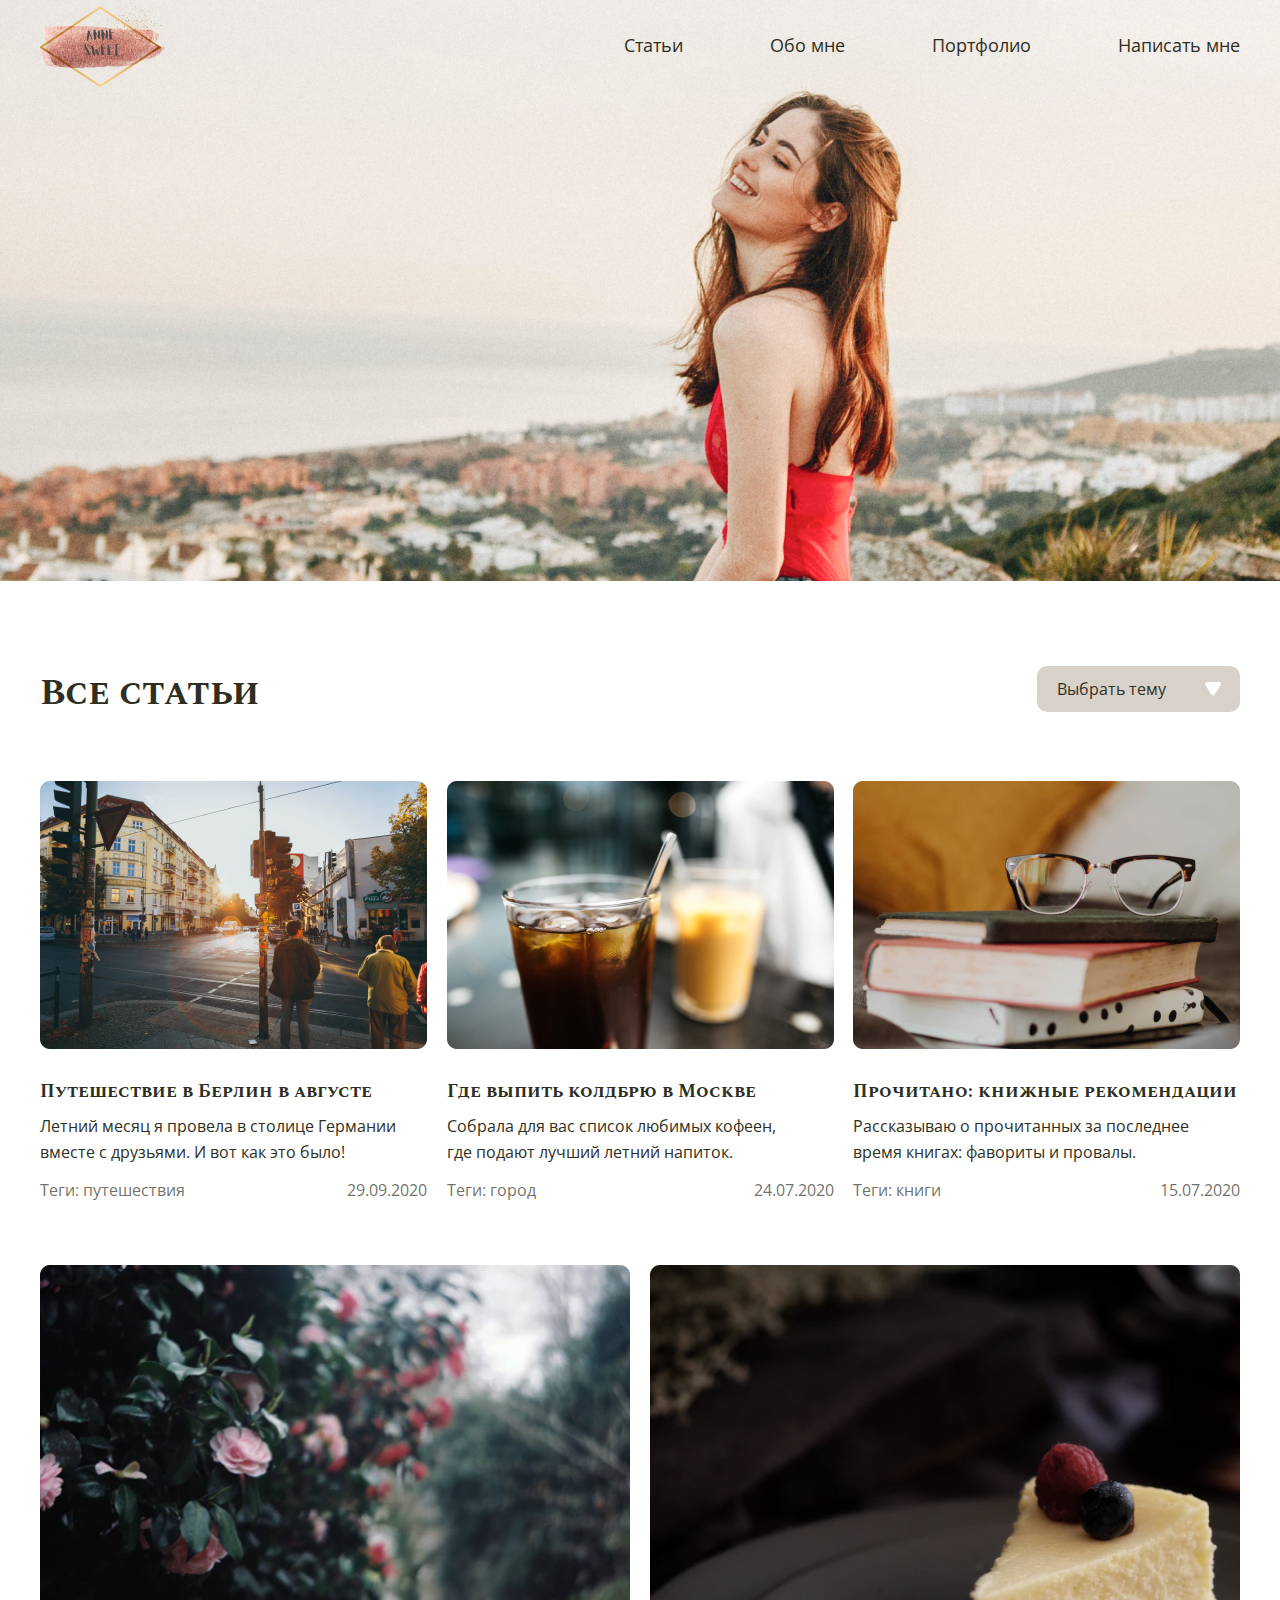
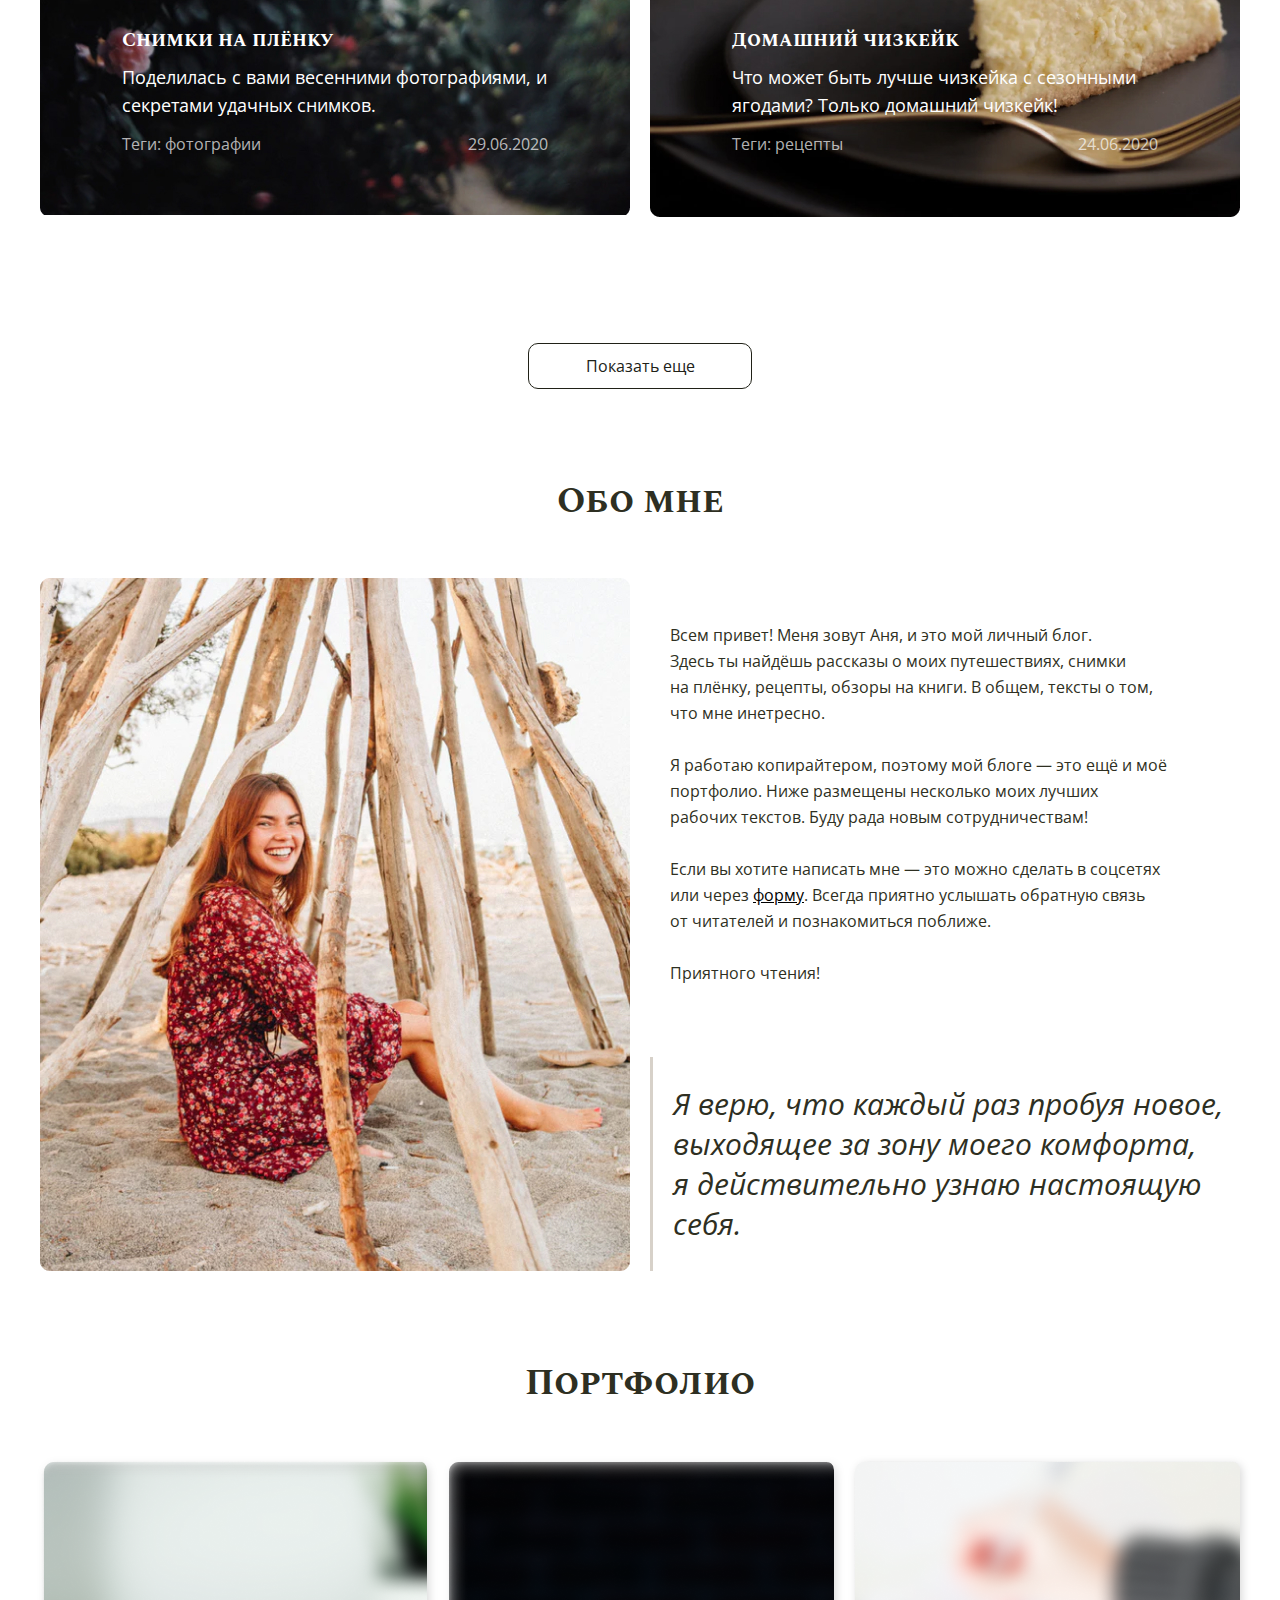
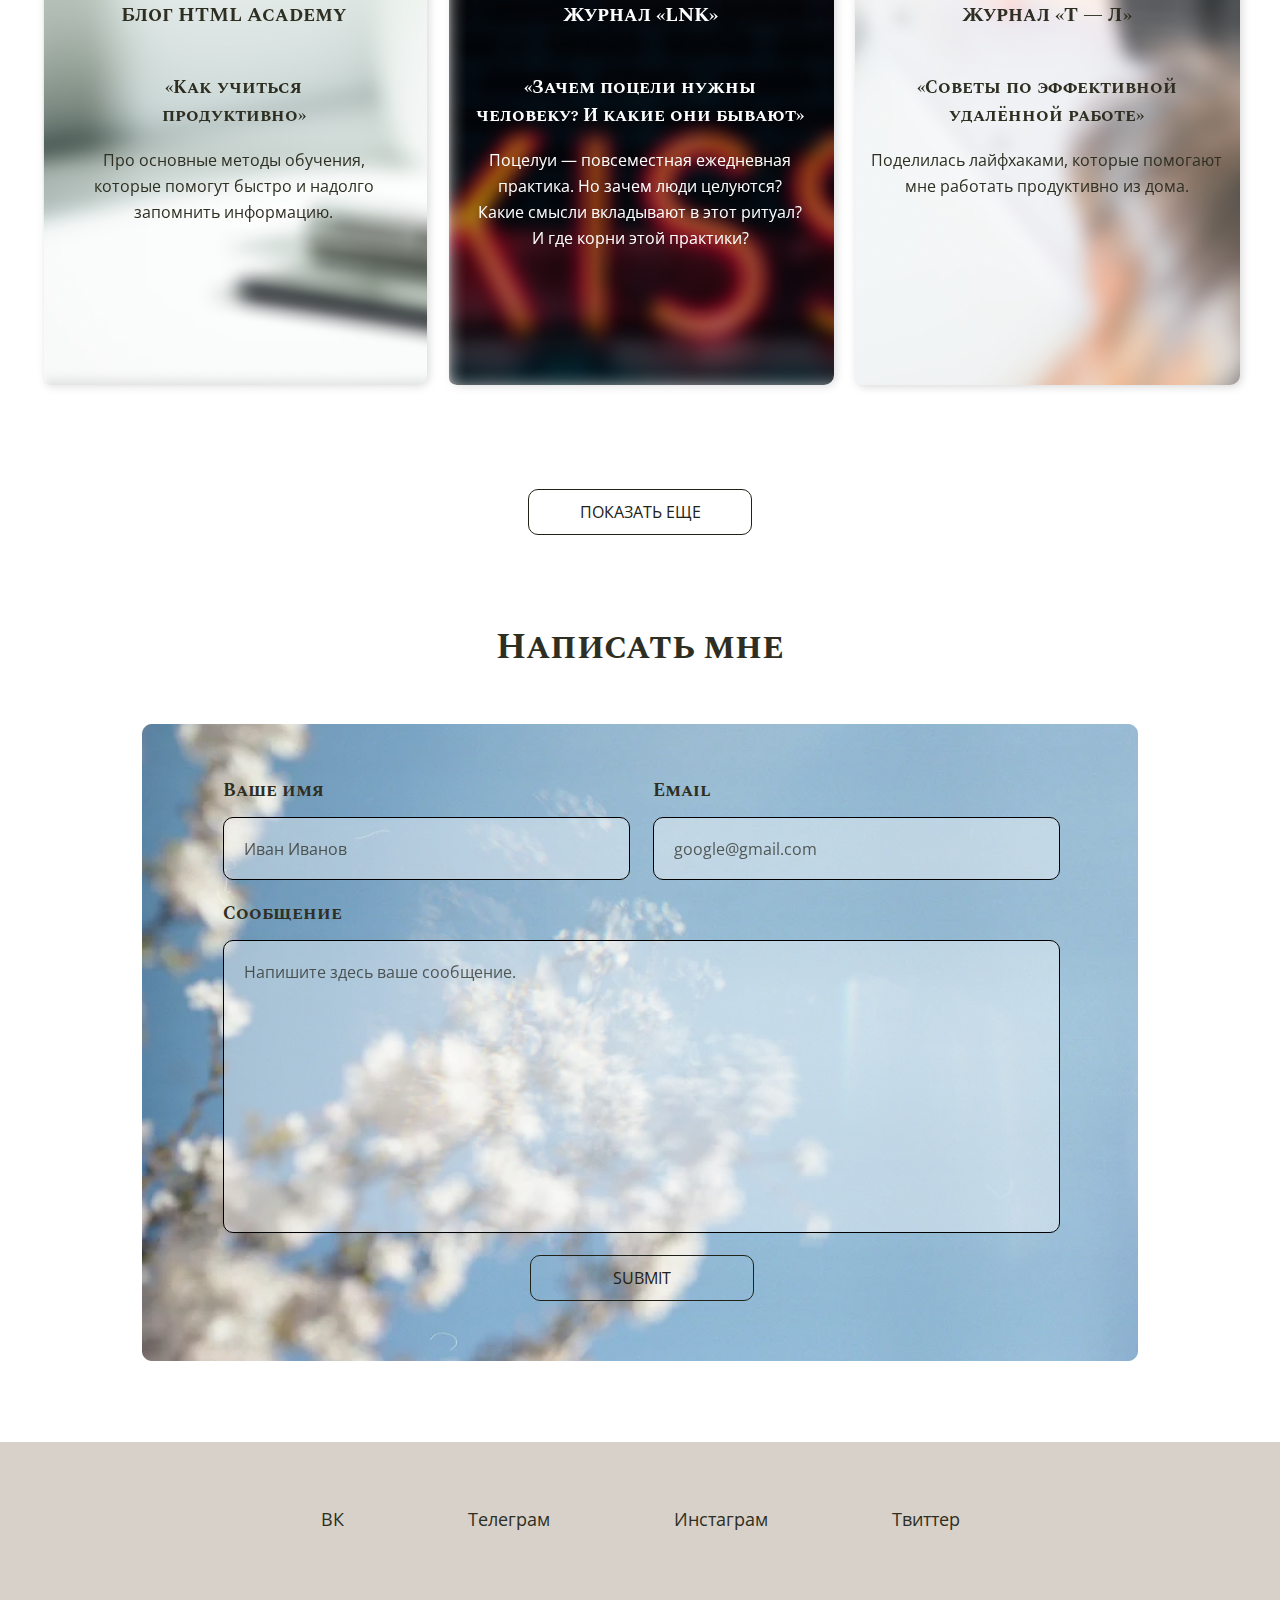
<file: index.html>
<!DOCTYPE html>
<html lang="ru">

<head>
    <meta charset="UTF-8">
<!--
    <meta name="keywords" content="важные, ключевые, слова">
    <meta name="description" content="краткое описание">
-->
    <meta name="viewport" content="width=device-width, initial-scale=1.0">
    <title>Blog-Zaverstai</title>
    <link rel="stylesheet" href="./styles/style.css">
</head>

<body>
    <header class="background-home">
        <div class="header-content flex-space-beetween container">
            <div class="logo">
                <img src="./images/logo.png" alt="логотип">
            </div>
                
            <nav class="main-menu">
                <ul>
                    <li><a href="#posts">Статьи</a></li>
                    <li><a href="#about-me">Обо мне</a></li>
                    <li><a href="#portfolio">Портфолио</a></li>
                    <li><a href="#write-me">Написать мне</a></li>
                </ul>
            </nav>
        </div>
    </header>

    <main class="container">

        <!-- Posts -->

        <section id="posts">
            <div class="flex-space-beetween">
                <h1>Все статьи</h1>
                <select name="topic">
                    <option selected disabled>Выбрать тему</option>
                    <option value="recipes">Рецепты</option>
                    <option value="photos">Фотографии</option>
                    <option value="books">Книги</option>
                    <option value="city">Город</option>
                    <option value="travels">Путешествия</option>
                    <option value="all-articles">Все статьи</option>
                </select>
            </div>
            
            <div class="posts-container flex-space-beetween">
            <a href="./pages/how-to-motivate-yourself.html">
                <figure class="small-article">
                    <img src="./images/travel-to-berlin-in-august.jpg" alt="фото к статье" />
                    <figcaption>
                        <h2>Путешествие в Берлин в августе</h2>
                        <p>Летний месяц я провела в столице Германии вместе с друзьями. И вот как это было!</p>
                        <div class="details flex-space-beetween">
                            <p>Теги: путешествия</p>
                            <time datetime="2020-09-29">29.09.2020</time>
                        </div>
                    </figcaption>
                </figure>
            </a>

            <a href="./pages/how-to-motivate-yourself.html">
                <figure class="small-article">
                    <img src="./images/cold-bru-in-moscow.jpg" alt="фото к статье" />
                    <figcaption>
                        <h2>Где выпить колдбрю в Москве</h2>
                        <p>Собрала для вас список любимых кофеен,<br> где подают лучший летний напиток.</p>
                        <div class="details flex-space-beetween">
                            <p>Теги: город</p>
                            <time datetime="2020-07-24">24.07.2020</time>
                        </div>
                    </figcaption>
                </figure>
            </a>

            <a href="./pages/how-to-motivate-yourself.html">
                <figure class="small-article">
                    <img src="./images/book-recommendations.jpg" alt="фото к статье" />
                    <figcaption>
                        <h2>Прочитано: книжные рекомендации</h2>
                        <p>Рассказываю о прочитанных за последнее время книгах: фавориты и провалы.</p>
                        <div class="details flex-space-beetween">
                            <p>Теги: книги</p>
                            <time datetime="2020-07-15">15.07.2020</time>
                        </div>
                    </figcaption>
                </figure>
            </a>

            <a href="./pages/how-to-motivate-yourself.html">
                <figure class="large-article">
                    <img src="./images/snapshoots-on-film.jpg" alt="фото к статье" />
                    <figcaption>
                        <h2>Снимки на плёнку</h2>
                        <p>Поделилась с вами весенними фотографиями, и секретами удачных снимков.</p>
                        <div class="details flex-space-beetween">  
                            <p>Теги: фотографии</p>
                            <time datetime="2020-06-29">29.06.2020</time>
                        </div>
                    </figcaption>
                </figure>
            </a>

            <a href="./pages/how-to-motivate-yourself.html">
                <figure class="large-article">
                    <img src="./images/homemade-cheesecake.jpg" alt="фото к статье" />
                    <figcaption>
                        <h2>Домашний чизкейк</h2>
                        <p>Что может быть лучше чизкейка с сезонными ягодами? Только домашний чизкейк!</p>
                        <div class="details flex-space-beetween">
                            <p>Теги: рецепты</p>
                            <time datetime="2020-06-24">24.06.2020</time>
                        </div>
                    </figcaption>
                </figure>
            </a>
        </div>

            <button>Показать еще</button>
        </section>

        <!-- About Me -->

        <article id="about-me">
            <h1>Обо мне</h1>
            <div class="about-me-content">
                <img src="./images/my-photo.jpg" alt="мое фото">
                <div class="about-me-description">
                    <p>Всем привет! Меня зовут Аня, и это мой личный блог. <br>
                       Здесь ты найдёшь рассказы о моих путешествиях, снимки <br>
                       на плёнку, рецепты, обзоры на книги. В общем, тексты о том, <br>
                       что мне инетресно.<br><br>

                       Я работаю копирайтером, поэтому мой блоге — это ещё и моё <br>
                       портфолио. Ниже размещены несколько моих лучших <br>
                       рабочих текстов. Буду рада новым сотрудничествам! <br><br>
                       
                       Если вы хотите написать мне — это можно сделать в соцсетях <br>
                       или через <a href="#write-me" style="color: #000000;">форму</a>. Всегда приятно услышать обратную связь <br>
                       от читателей и познакомиться поближе. <br><br>

                       Приятного чтения!
                    </p>

                    <blockquote>
                        Я верю, что каждый раз пробуя новое,<br>
                        выходящее за зону моего комфорта,<br>
                        я действительно узнаю настоящую<br>
                        себя. 
                    </blockquote>
                 </div>
            </div>
        </article>

        <!-- Portfolio -->

        <section id="portfolio">
            <h1>Портфолио</h1>
            <div class="projects flex-space-beetween">
                <a href="#">
                    <div class="bg1-project">
                        <h2>Блог HTML Academy</h2>
                        <h3>«Как учиться продуктивно»</h3>
                        <p>Про основные методы обучения, которые помогут быстро и надолго запомнить информацию.</p>
                    </div>
                </a>

                <a href="#">
                    <div class="bg2-project">
                        <h2>Журнал «LNK»</h2>
                        <h3>«Зачем поцели нужны человеку? И какие они бывают»</h3>
                        <p>Поцелуи — повсеместная ежедневная практика. Но зачем люди целуются?<br>Какие смысли вкладывают в этот ритуал? И где корни этой практики?</p>
                    </div>
                </a>

                <a href="#">
                    <div class="bg3-project">
                        <h2>Журнал «Т — Л»</h2>
                        <h3>«Советы по эффективной удалённой работе»</h3>
                        <p>Поделилась лайфхаками, которые помогают
                        мне работать продуктивно из дома.</p>
                    </div>
                 </a>
            </div>

            <button class="uppercase">Показать еще</button>
        </section>

        <!-- Write Me -->

        <section id="write-me">
            <h1>Написать мне</h1>
            <form class="write-me" action="#" method="post">
                <div class="flex-space-beetween">
                <div class="half-width"> 
                    <label for="username-id">Ваше имя</label>
                    <input type="text" id="username-id" name="name" placeholder="Иван Иванов" autocomplete="on" required>
                </div>
               
                <div class="half-width">
                    <label for="user-email-id">Email</label>
                    <input type="email" id="user-email-id" name="email" placeholder="google@gmail.com" autocomplete="on" required>
                </div>
                </div>

                <div>
                    <label for="user-message-id">Сообщение</label>
                    <textarea id="user-message-id" class="message-field message-area" name="message" placeholder="Напишите здесь ваше сообщение." required></textarea>
                </div>

                <input class="submit-button uppercase" type="submit">
            </form>
        </section>
    </main>

    <footer class="home-footer-color">
        <ul>
            <li><a href="#">ВК</a></li>
            <li><a href="#">Телеграм</a></li>
            <li><a href="#">Инстаграм</a></li>
            <li><a href="#">Твиттер</a></li>
        </ul>
    </footer>

    <script src="./scripts/oninput.js"></script>
</body>

</html>
</file>
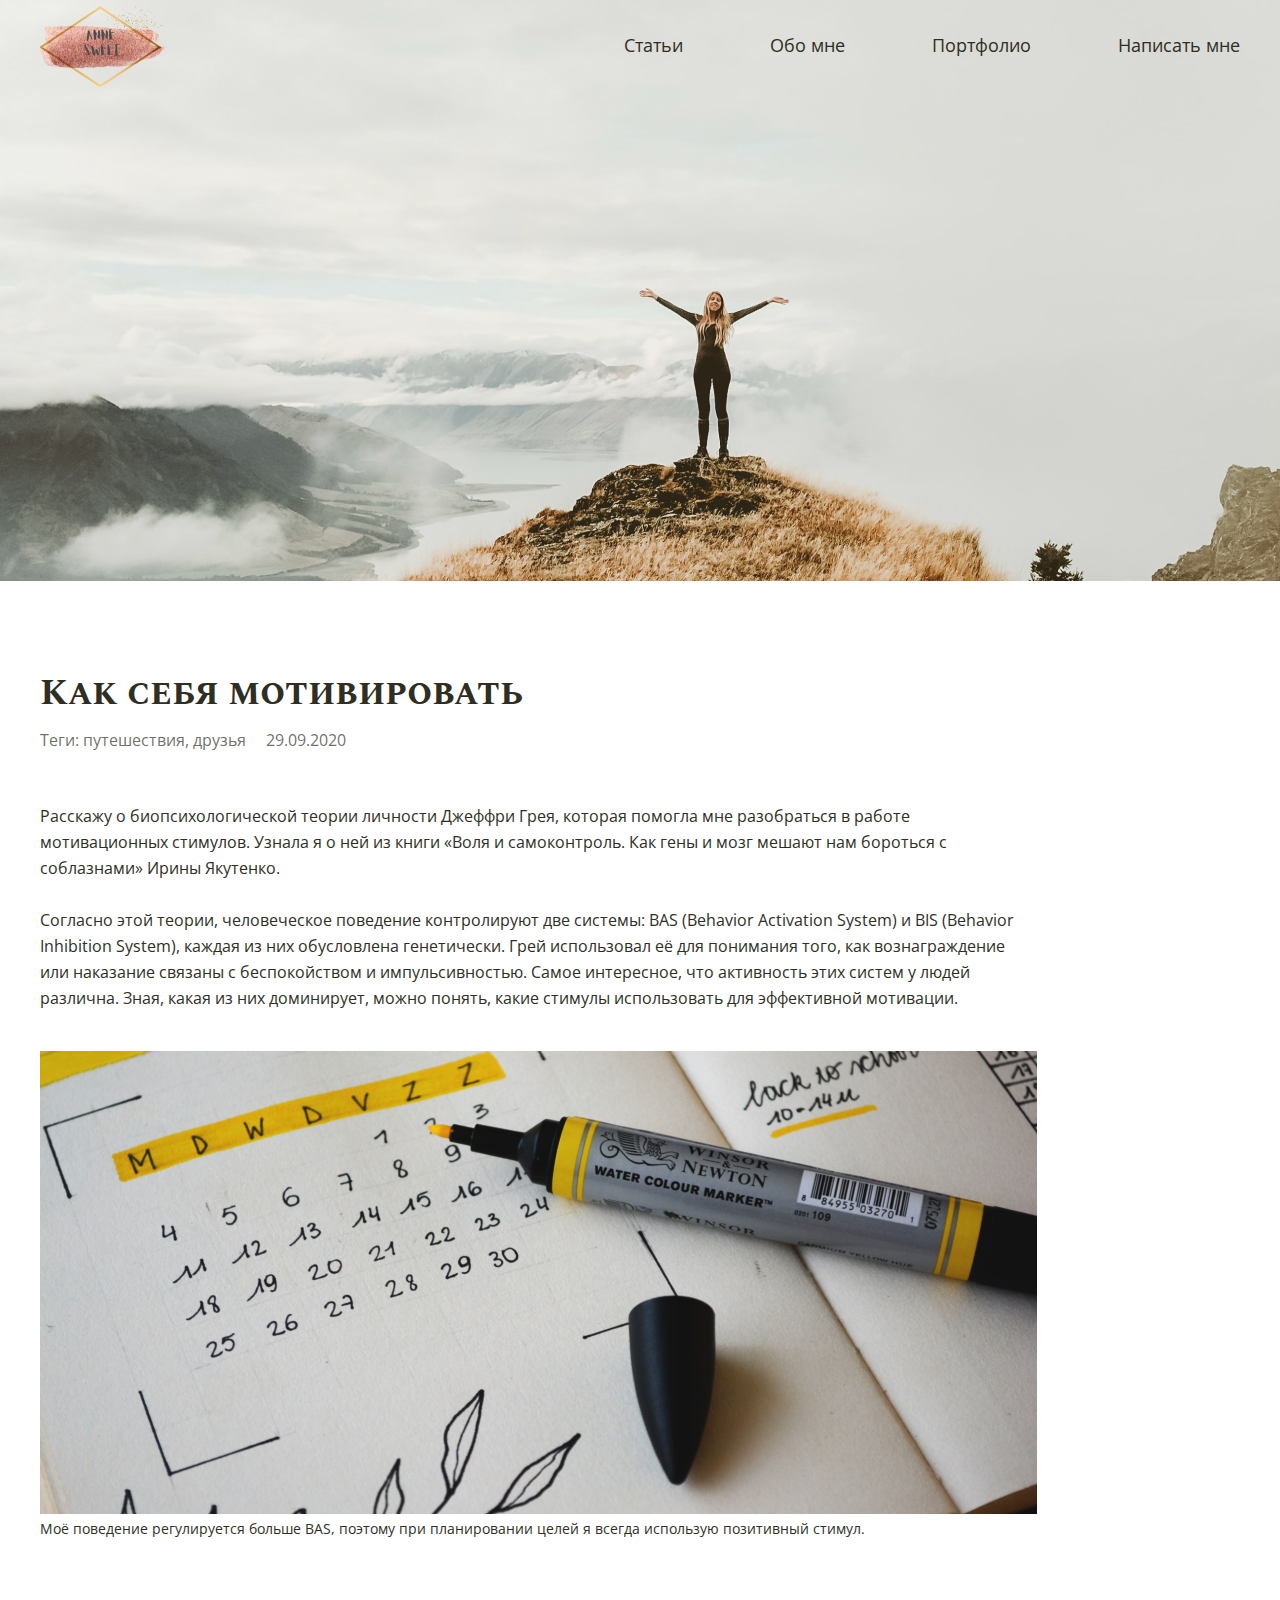
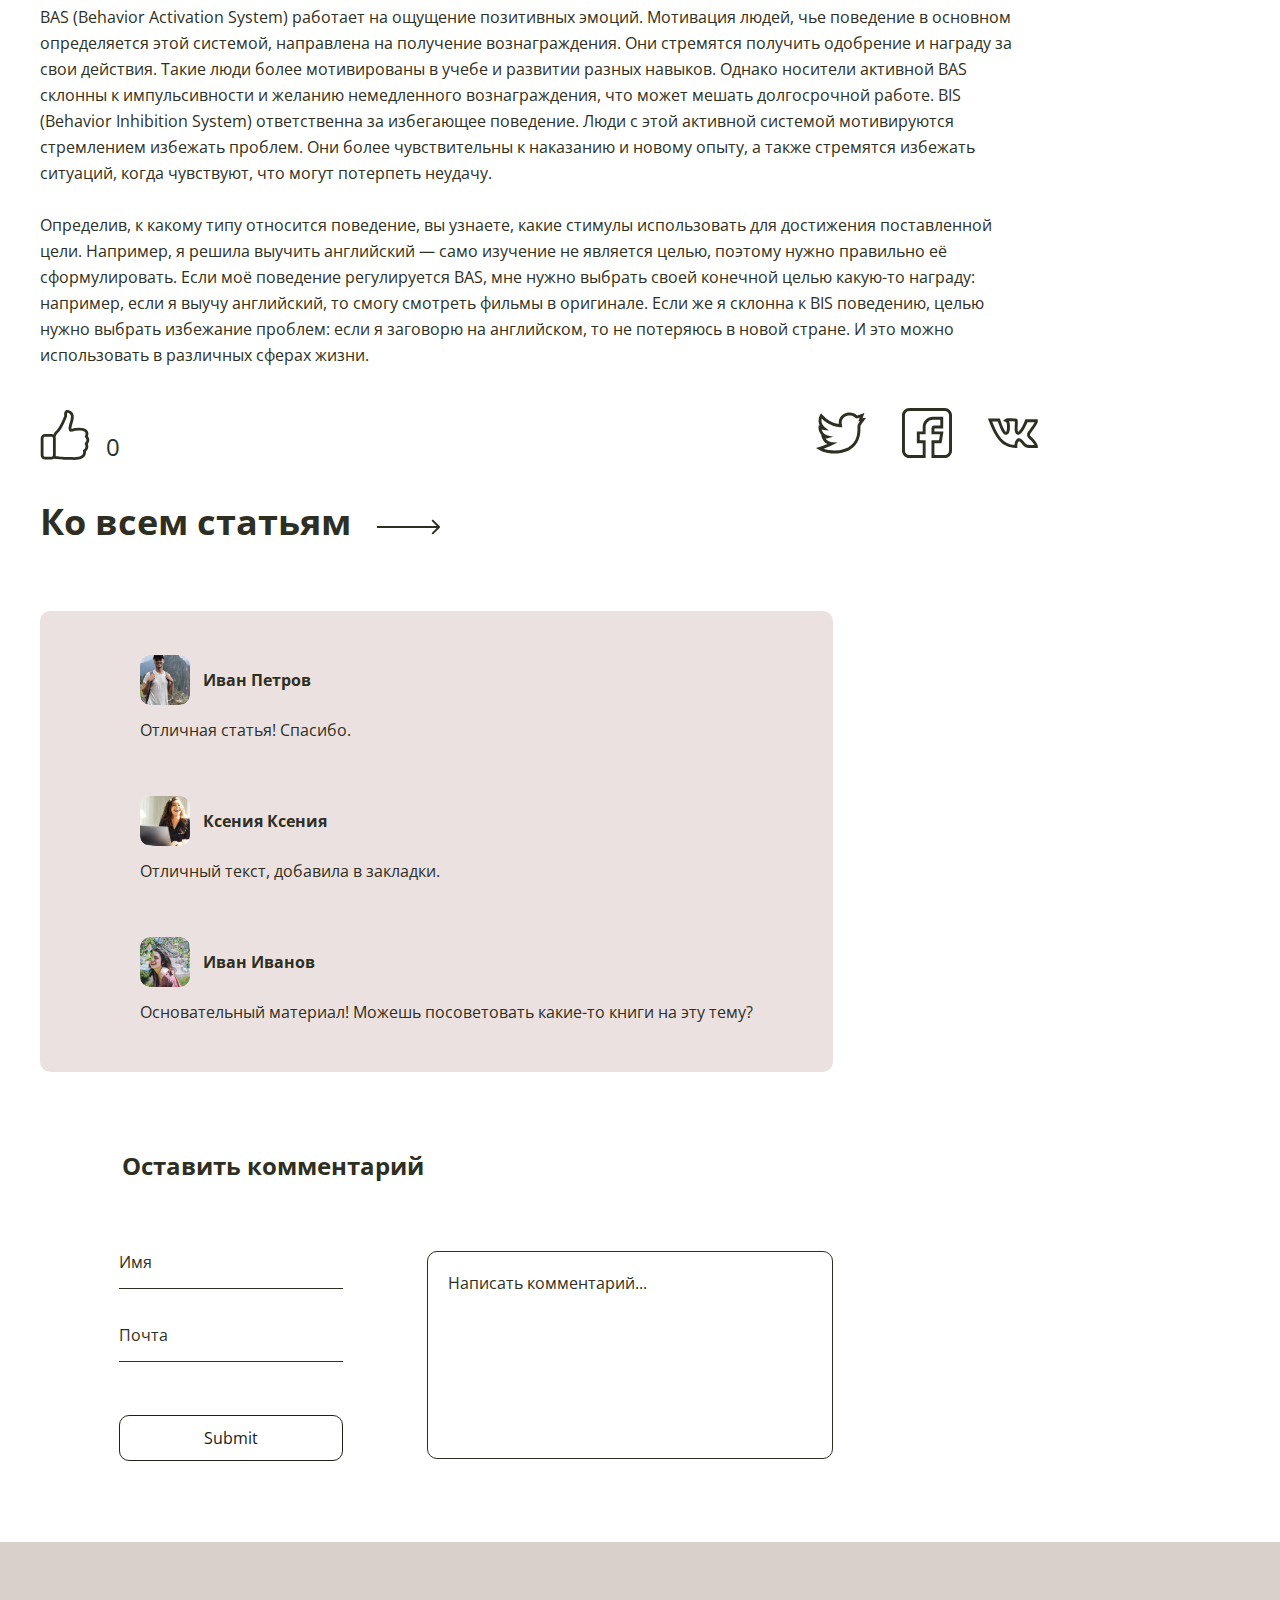
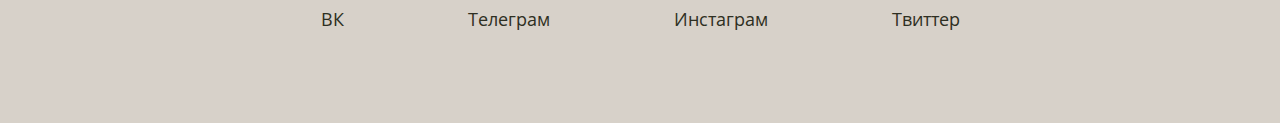
<file: pages/how-to-motivate-yourself.html>
<!DOCTYPE html>
<html lang="ru">

<head>
    <meta charset="UTF-8">
    <meta name="viewport" content="width=device-width, initial-scale=1.0">
    <title>Blog-Zaverstai</title>
    <link rel="stylesheet" href="../styles/style.css">
</head>

<body>
    <header class="background-article-page">
        <div class="header-content flex-space-beetween container">
            <div class="logo">
                <img src="../images/logo.png" alt="логотип">
            </div>
                
            <nav class="main-menu">
                <ul>
                    <li><a href="../index.html#posts">Статьи</a></li>
                    <li><a href="../index.html#about-me">Обо мне</a></li>
                    <li><a href="../index.html#portfolio">Портфолио</a></li>
                    <li><a href="../index.html#write-me">Написать мне</a></li>
                </ul>
            </nav>
        </div>
    </header>

    <main class="container">
        <section class="article-page">

            <!-- Article -->

            <section class="article-content">
            <h1>Как себя мотивировать</h1>

            <div class="details-for-article-page">
                <p>Теги: путешествия, друзья</p>
                <time datetime="2020-09-29">29.09.2020</time>
            </div>

            <p class="article-text">Расскажу о биопсихологической теории личности Джеффри Грея, которая помогла мне разобраться в работе мотивационных стимулов. 
                Узнала я о ней из книги «Воля и самоконтроль. Как гены и мозг мешают нам бороться с соблазнами» Ирины Якутенко.
                <br><br>
                Согласно этой теории, человеческое поведение контролируют две системы: BAS (Behavior Activation System) и BIS (Behavior 
                Inhibition System), каждая из них обусловлена генетически. Грей использовал её для понимания того, как вознаграждение или 
                наказание связаны с беспокойством и импульсивностью. Самое интересное, что активность этих систем у людей различна. Зная, 
                какая из них доминирует, можно понять, какие стимулы использовать для эффективной мотивации.</p>

            <figure>
                <img src="../images/how-to-motivate-yourself.jpg" alt="фото к статье">
                <figcaption>
                    <p class="article-text-figcaption">Моё поведение регулируется больше BAS, поэтому при планировании целей я всегда использую позитивный стимул.</p>
                </figcaption>
            </figure>
            
            <p class="article-text">BAS (Behavior Activation System) работает на ощущение позитивных эмоций. Мотивация людей, чье поведение в основном 
                определяется этой системой, направлена на получение вознаграждения. Они стремятся получить одобрение и награду
                за свои действия. Такие люди более мотивированы в учебе и развитии разных навыков. Однако носители активной BAS склонны 
                к импульсивности и желанию немедленного вознаграждения, что может мешать долгосрочной работе. BIS (Behavior Inhibition 
                System) ответственна за избегающее поведение. Люди с этой активной системой мотивируются стремлением избежать проблем. 
                Они более чувствительны к наказанию и новому опыту, а также стремятся избежать ситуаций, когда чувствуют, что могут 
                потерпеть неудачу.
                <br><br>
                Определив, к какому типу относится поведение, вы узнаете, какие стимулы использовать для достижения поставленной цели. 
                Например, я решила выучить английский — само изучение не является целью, поэтому нужно правильно
                её сформулировать. Если моё поведение регулируется BAS, мне нужно выбрать своей конечной целью какую-то награду: 
                например, если я выучу английский, то смогу смотреть фильмы в оригинале. Если же я склонна к BIS поведению, целью нужно
                выбрать избежание проблем: если я заговорю на английском, то не потеряюсь в новой стране. И это можно использовать в 
                различных сферах жизни.</p>
                
                <div class="flex-space-beetween">
                    <div class="likes">
                        <button class="like"></button><output class="likes-number">0</output>
                    </div>

                    <div class="social-media">
                        <img src="../images/twitter.svg" alt="иконка твиттера">
                        <img src="../images/facebook.svg" alt="иконка фейсбука">
                        <img src="../images/vk.svg" alt="иконка вконтакте">
                    </div>
                </div>

               <span class="all-articles">Ко всем статьям</span><a href="../index.html#posts"><img src="../images/arrow.svg" alt="стрелка"></a>
            </section>

            <!-- Comments Block -->
            
            <section class="comment">
                <div class="all-comments">
                    <ol>
                        <li>
                            <div class="comment-author">
                                <img src="../images/photo1-comment.jpg" alt="фото автора комментария">
                                <p><b>Иван Петров</b></p>
                            </div>
                            <p>Отличная статья! Спасибо.</p>
                        </li>
                        
                        <li>
                            <div class="comment-author">
                                <img src="../images/photo2-comment.jpg" alt="фото автора комментария">
                                <p><b>Ксения Ксения</b></p>
                            </div>
                            <p>Отличный текст, добавила в закладки.</p>
                        </li>

                        <li>
                            <div class="comment-author">
                                <img src="../images/photo3-comment.jpg" alt="фото автора комментария">
                                <p><b>Иван Иванов</b></p>
                            </div> 
                            <p>Основательный материал! Можешь посоветовать какие-то книги на эту тему?</p>
                        </li>
                    </ol>
                </div>
                    

                <!-- New comment -->

                <div class="new-comment">
                    <h2>Оставить комментарий</h2>
                    <form action="#" method="post" class="new-comment-form">
                            <div>
                                <input type="text" name="name-for-comment" placeholder="Имя" autocomplete="on" required>
                                <input type="email" name="email-for-comment" placeholder="Почта" autocomplete="on" required>
                                <input type="submit" class="submit-button">
                            </div>
                            <textarea name="message-for-comment" class="comment-field comment-area" placeholder="Написать комментарий..." required></textarea> 
                    </form>
                </div>
            </section>
        </section>
    </main>

    <footer>
        <ul>
            <li><a href="#">ВК</a></li>
            <li><a href="#">Телеграм</a></li>
            <li><a href="#">Инстаграм</a></li>
            <li><a href="#">Твиттер</a></li>
        </ul>
    </footer>

    <script src="../scripts/likes.js"></script>
    <script src="../scripts/oninput.js"></script>   
</body>

</html>
</file>
<file: styles/style.css>
@import "./reset.css";
@import url('https://fonts.googleapis.com/css2?family=Open+Sans:ital,wght@0,400;0,700;1,400&family=Spectral+SC:wght@700&display=swap');

* {
  box-sizing: border-box;
}

body {
  font-family: 'Open Sans', sans-serif;
}

.container {
  margin: 0 auto;
  max-width: 1200px;
}

.flex-space-beetween {
  display: flex;
  flex-direction: row;
  justify-content: space-between;
}

h1, h2, h3 {
  font-family: 'Spectral SC', serif;
  font-weight: 700;
  font-size: 36px;
  line-height: 55px;
  text-align: center;
  color: #2E2F22;
}

button, 
input[type="submit"],
.write-me input[type="submit"] {
  display: block;
  margin: 0 auto;
  padding: 0;
  width: 224px;
  height: 46px;
  font-family: 'Open Sans', sans-serif;
  font-size: 16px;
  line-height: 22px;
  color: #202117;
  background-color: transparent;
  border: 1px solid #202117;
  border-radius: 10px;
  outline: none; 
  cursor: pointer;
}

button:hover, button:active, button:focus { 
  outline: none; 
  cursor: pointer;
}

.uppercase {
  text-transform: uppercase;
}

/* Style for Header */

header {
  min-height: 581px;
}

.background-home {
  background: url("../images/background.jpg");
  background-size: cover;
}

.logo {
  padding-top: 4px;
  }
  
.main-menu ul {
  margin-top: 33px;
  }
  
.main-menu li {
  margin-left: 83px;
  display: inline-block;
}
  
.main-menu a {
  font-size: 18px;
  line-height: 25px;
  text-decoration: none;
  color: #2E2F22;
}

main {
  padding-top: 85px;
  padding-bottom: 81px;
}

/* Styles for Posts */

#posts {
  margin-bottom: 85px;
}

#posts select {
  width: 203px;
  height: 46px;
  padding: 12px 0 12px 20px;
  font-family: 'Open Sans', sans-serif;
  font-size: 16px;
  line-height: 22px;
  color: #2E2F22;
  border: none;
  border-radius: 10px;
  background: url(../images/down-arrow.png) no-repeat right #D7D1C9;
  appearance:none;
  background-position-x: 90%;
  outline: none;
  cursor: pointer;
}

.posts-container {
  margin-top: 60px;
  padding-bottom: 62px;
  flex-wrap: wrap;
}

.posts-container a {
  text-decoration: none;
}

figure {
  margin-bottom: 62px;
}

.small-article {
  width: 387px;
}

.small-article img {
  margin-bottom: 27px;
}

.small-article figcaption {
  font-size: 16px;
  line-height: 26px;
  color: #2E2F22;
}

.small-article h2 {
  margin-bottom: 8px;
  font-size: 18px;
  line-height: 27px;
  text-align: left;
}

figcaption > p {
  margin-bottom: 12px;
}

.details {
  color: rgba(46, 47, 34, 0.7);
}

.large-article {
  position: relative;
  width: 590px;
  color: #FFFFFF;
}

.large-article > figcaption {
  position: absolute;
  left: 82px;
  bottom: 62px;
  width: 426px;
  line-height: 28px;
}

.large-article h2 {
  margin-bottom: 8px;
  font-size: 20px;
  line-height: 30px;
  text-align: left;
  color: #FFFFFF;
}

.large-article > figcaption > p {
  font-size: 18px;
}

.large-article .details {
  font-size: 16px;
  line-height: 26px;
  color: rgba(255, 255, 255, 0.7);
}

/* Styles for About Me */

#about-me {
  margin-bottom: 85px;
}

.about-me-content {
  margin-top: 49px;
  display: flex;
  flex-direction: row;
  align-items: flex-end;
}

.about-me-content img {
  margin-right: 20px;
}

.about-me-description p {
  margin-bottom: 71px;
  padding-left: 20px;
  width: 517px;
  font-size: 16px;
  line-height: 26px;
  color: #2E2F22;
}

blockquote {
  padding: 27px 0 27px 20px;
  font-style: italic;
  font-size: 30px;
  line-height: 40px;
  color: #2E2F22;
  border-left: 3px solid #D7D1C9;
}

/* Styles for Portfolio */

#portfolio {
  margin-bottom: 85px;
}

#portfolio h1 {
  margin-bottom: 49px;
}

.projects {
  margin-bottom: 104px;
}

.projects a {
  text-decoration: none;
}

.projects div {
  padding-top: 140px;
  width: 387px;
  height: 525px;
  text-align: center;
  border-radius: 10px;
  filter: drop-shadow(2px 2px 4px rgba(0, 0, 0, 0.15));
}

.projects div h2 {
  margin-bottom: 44px;
  font-size: 20px;
  line-height: 30px;
}

.projects div h3 {
  margin-bottom: 17px;
  font-size: 18px;
  line-height: 28px;
}

.projects div p {
  font-size: 16px;
  line-height: 26px;
  color: #2E2F22;
}

.bg1-project {
  padding: 0 51px;
  background: url("../images/blog-html-academy.png");
}


.bg2-project {
  padding: 0 25px;
  background: url("../images/magazine-lnk.png");
}

.projects div.bg2-project h2,
.projects div.bg2-project h3, 
.projects div.bg2-project p {
  color: #FFFFFF;
}

.bg3-project {
  padding: 0 18px;
  background: url("../images/magazine-t-l.png");
}

/* Styles for Write Me */

#write-me h1{
  margin-bottom: 49px;
}

#write-me form {
  margin: 0 auto;
  padding: 53px 78px 62px 81px;
  width: 996px;
  height: 637px;
  background: url("../images/background-form.jpg");
}

.half-width {
  width: 407px;
}

.half-width input {
  height: 63px;
}

.write-me label {
  display: block;
  margin-bottom: 12px;
  font-family: 'Spectral SC', serif;
  font-weight: 700;
  font-size: 18px;
  line-height: 28px;
  color: #2E2F22;
}

.write-me textarea {
  height: 293px;
  resize: none;
}

.write-me input,
.write-me textarea {
  margin: 0 0 20px 0;
  padding: 20px;
  width: 100%;
  background: rgba(255, 255, 255, 0.4);
  border: 1px solid #000000;
  border-radius: 10px;
  font-family: 'Open Sans', sans-serif;
  font-size: 16px;
  line-height: 22px;
  color: #202117;
  outline: none;
}

.write-me input::placeholder, textarea::placeholder {   
  color: #202117;
  opacity: 0.7;
}

.write-me.warning .message-area {
  color: #C42A10;
}
  
.submit-button:disabled {
  opacity: 0.25;
}

/* Styles for Footer */

footer {
  padding: 65px 0 91px 0;
  text-align: center;
  background-color:#D7D1C9;
}

home-footer-color {
  background-color:#F7F6F4;
}

footer > ul > li {
  display: inline-block;
  margin-right: 120px;
}

footer > ul > li:last-child {
  margin-right: 0;
}

footer > ul > li > a {
  font-size: 18px;
  line-height: 25px;
  text-decoration: none;
  color: #2E2F22;
}


/* Styles for article page */


/* Styles for Header*/

.background-article-page {
  background: url('../images/background-article-page.jpg');
  background-size: cover;
  min-width: 1200px;
}

.article-page {
  width: 998px;
}

.article-page h1 {
  margin-bottom: 6px;
  text-align: left;
}

/* Styles for Article */

.article-content {
  margin-bottom: 65px;
}

.details-for-article-page {
  margin-bottom: 50px;
  display: flex;
  flex-direction: row;
  justify-content: start;
  font-size: 16px;
  line-height: 26px;
  color: rgba(46, 47, 34, 0.7);
}

.details-for-article-page p {
  margin-right: 20px;
}

.article-text {
  margin-bottom: 40px;
  width: 991px;
  font-size: 16px;
  line-height: 26px;
  color: #2E2F22;
}

.article-text-figcaption {
  font-size: 14px;
  line-height: 26px;
  color: #2E2F22;
}

article.article-page figure {
  margin-bottom: 40px;
}

article.article-page figcaption > p {
  margin-top: 10px;
  margin-bottom: 0;
}

.article-page .flex-space-beetween {
  margin-bottom: 37px;
}

.likes {
  display: flex;
  justify-content: start;
  align-items: flex-end;
}

button.like {
  display: inline-block;
  margin-right: 16px;
  padding: 0;
  width: 50px;
  height: 50px;
  border: none;
  border-radius: 0;
  background-image: url("../images/icon-like.svg");
}

.like:hover {
  cursor: pointer;
}
 
.like.like-added {
  opacity: 1;
  border: none;
  background-image: url("../images/icon-like-added.svg");
}

.likes-number {
  font-size: 24px;
  line-height: 26px;
  color: #2E2F22;
}

.social-media img {
  margin-left: 32px;
  cursor: pointer;
}

.social-media img:first-child {
  margin-left: 0;
}

.all-articles {
  margin-right: 26px;
  font-weight: 700;
  font-size: 36px;
  line-height: 49px;
  color: #2E2F22;
}

/* Styles for Comments Block */

.comment {
  width: 793px;
}

.all-comments {
  margin-bottom: 77px;
  padding: 44px 0 49px 100px;
  font-size: 16px;
  line-height: 22px;
  color: #2E2F22;
  background-color: #ECE1E1;
  border-radius: 10px;
}

.all-comments img {
  margin-right: 13px ;
  border-radius: 10px;
}

.all-comments ol li > p {
 margin-bottom: 55px;
}

.all-comments ol li:last-child > p {
  margin-bottom: 0px;
}

.comment-author {
  margin-bottom: 14px;
  display: flex;
  flex-direction: row;
  align-items: center;
}

/* Styles for New comment */

.new-comment > h2 {
  margin-bottom: 69px;
  font-family: 'Open Sans', sans-serif;
  padding-left: 82px;
  font-weight: bold;
  font-size: 24px;
  line-height: 33px;
  color: #2E2F22;
  text-align: left;
}

.new-comment-form {
  background: transparent;
  display: flex;
  flex-direction: row;
  justify-content: flex-end;
}

.new-comment-form > div > input {
  display: block;
  width: 224px;
}

.new-comment-form input[type="text"], 
.new-comment-form input[type="email"] {
  padding: 0 0 15px 0;
  font-family: 'Open Sans', sans-serif;
  font-size: 16px;
  line-height: 22px;
  color: #2E2F22;
  border: none;
  border-bottom: 1px solid #2E2F22;
  outline: none;
}

.new-comment-form input[type="text"] {
  margin-bottom: 35px;
}

.new-comment-form input[type="email"] {
  margin-bottom: 53px;
}

.new-comment-form input[type="submit"] {
  margin: 0;
}

.new-comment-form textarea {
  margin-left: 84px;
  padding: 20px;
  width: 406px;
  height: 208px;
  resize: none;
  font-family: 'Open Sans', sans-serif;
  font-size: 16px;
  line-height: 22px;
  color: #2E2F22;
  border: 1px solid #2E2F22;
  border-radius: 10px;
  outline: none;
}

.new-comment-form input::placeholder, 
.new-comment-form textarea::placeholder {
  font-size: 16px;
  line-height: 22px;
  color: #2E2F22;
  opacity: 1;            
}

.new-comment-form.warning .comment-area {
  color: #C42A10;
}
</file>
